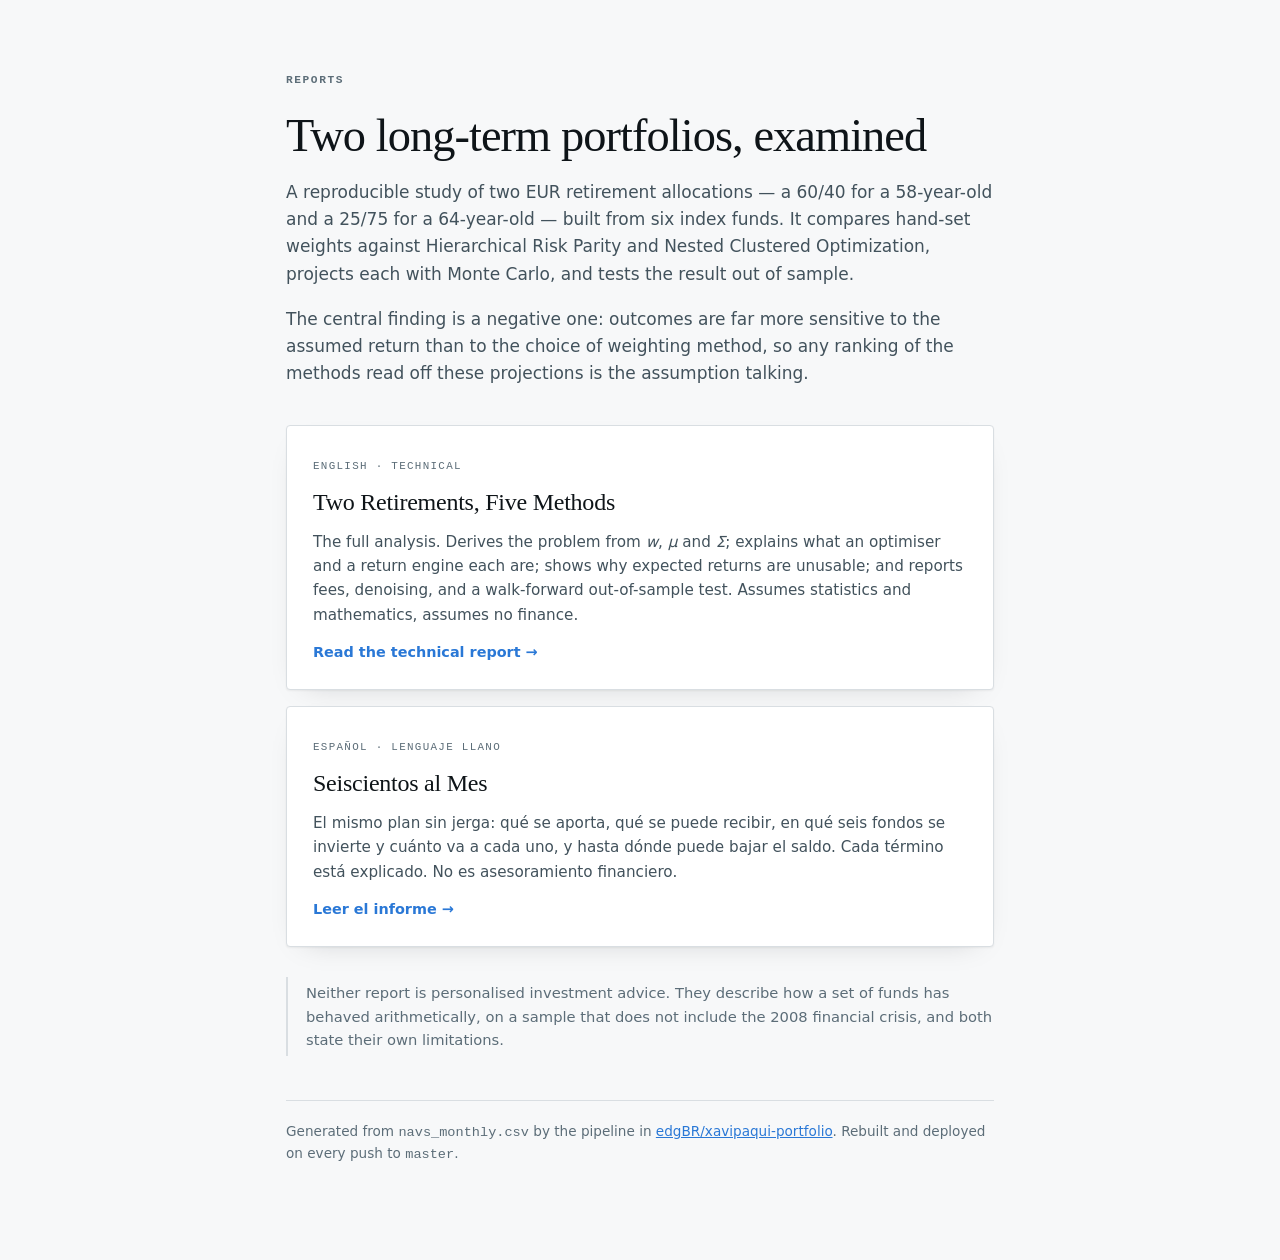
<file: reports/index.html>
<!doctype html>
<html lang="en">
<head>
<meta charset="utf-8">
<meta name="viewport" content="width=device-width,initial-scale=1">
<title>Portfolio Analysis — Reports</title>
<meta name="description" content="Monte Carlo and hierarchical-risk-parity analysis of two long-term EUR retirement portfolios.">
<style>
/* self-contained: no webfonts, no external requests, so this page is identical online and off */
:root{
  color-scheme: light;
  --ground:#f7f8f9; --surface:#ffffff; --ink:#0e1418; --ink-2:#42525c; --ink-3:#5c6d78;
  --rule:#d9dee2; --accent:#2a78d6;
  --shadow:0 1px 2px rgba(14,20,24,.05), 0 10px 30px -20px rgba(14,20,24,.25);
}
@media (prefers-color-scheme: dark){
  :root:not([data-theme="light"]){
    color-scheme: dark;
    --ground:#101417; --surface:#171c20; --ink:#e9eef1; --ink-2:#a4b3bc; --ink-3:#8496a0;
    --rule:#2a3237; --accent:#3987e5;
    --shadow:0 1px 2px rgba(0,0,0,.4), 0 10px 30px -20px rgba(0,0,0,.8);
  }
}
:root[data-theme="dark"]{
  color-scheme: dark;
  --ground:#101417; --surface:#171c20; --ink:#e9eef1; --ink-2:#a4b3bc; --ink-3:#8496a0;
  --rule:#2a3237; --accent:#3987e5;
  --shadow:0 1px 2px rgba(0,0,0,.4), 0 10px 30px -20px rgba(0,0,0,.8);
}
*{box-sizing:border-box}
body{
  margin:0; background:var(--ground); color:var(--ink); font-size:17px; line-height:1.6;
  font-family:ui-sans-serif,system-ui,-apple-system,"Segoe UI",Roboto,Helvetica,Arial,sans-serif;
  -webkit-font-smoothing:antialiased;
}
.wrap{max-width:760px; margin:0 auto; padding:72px 26px 96px}
h1{font-family:Georgia,"Times New Roman",serif; font-weight:500; font-size:clamp(2rem,5vw,2.9rem);
  line-height:1.1; letter-spacing:-.02em; margin:0 0 18px}
p{margin:0 0 18px; color:var(--ink-2)}
.eyebrow{font-family:ui-monospace,SFMono-Regular,Menlo,monospace; font-size:.7rem; font-weight:600;
  letter-spacing:.14em; text-transform:uppercase; color:var(--ink-3); margin-bottom:20px}
a{color:var(--accent)}
.cards{display:grid; gap:16px; margin:38px 0 30px}
.card{
  display:block; background:var(--surface); border:1px solid var(--rule); border-radius:4px;
  padding:24px 26px; box-shadow:var(--shadow); text-decoration:none; color:inherit;
}
.card:hover,.card:focus-visible{border-color:var(--accent)}
.card .lang{font-family:ui-monospace,SFMono-Regular,Menlo,monospace; font-size:.68rem;
  letter-spacing:.12em; text-transform:uppercase; color:var(--ink-3)}
.card h2{font-family:Georgia,"Times New Roman",serif; font-weight:500; font-size:1.5rem;
  margin:6px 0 8px; letter-spacing:-.01em; color:var(--ink)}
.card p{margin:0; font-size:.95rem}
.card .go{display:inline-block; margin-top:14px; font-size:.9rem; font-weight:600; color:var(--accent)}
.note{border-left:2px solid var(--rule); padding:4px 0 4px 18px; font-size:.92rem; color:var(--ink-3)}
footer{margin-top:44px; padding-top:20px; border-top:1px solid var(--rule);
  font-size:.85rem; color:var(--ink-3)}
:focus-visible{outline:2px solid var(--accent); outline-offset:3px}
</style>
</head>
<body>
<div class="wrap">
  <p class="eyebrow">Reports</p>
  <h1>Two long-term portfolios, examined</h1>
  <p>A reproducible study of two EUR retirement allocations — a 60/40 for a 58-year-old and a 25/75 for a 64-year-old — built from six index funds. It compares hand-set weights against Hierarchical Risk Parity and Nested Clustered Optimization, projects each with Monte Carlo, and tests the result out of sample.</p>
  <p>The central finding is a negative one: outcomes are far more sensitive to the assumed return than to the choice of weighting method, so any ranking of the methods read off these projections is the assumption talking.</p>

  <div class="cards">
    <a class="card" href="portfolio_mc.html">
      <span class="lang">English · technical</span>
      <h2>Two Retirements, Five Methods</h2>
      <p>The full analysis. Derives the problem from <em>w</em>, <em>μ</em> and <em>Σ</em>; explains what an optimiser and a return engine each are; shows why expected returns are unusable; and reports fees, denoising, and a walk-forward out-of-sample test. Assumes statistics and mathematics, assumes no finance.</p>
      <span class="go">Read the technical report &rarr;</span>
    </a>
    <a class="card" href="savings_plan.html">
      <span class="lang">Español · lenguaje llano</span>
      <h2>Seiscientos al Mes</h2>
      <p>El mismo plan sin jerga: qué se aporta, qué se puede recibir, en qué seis fondos se invierte y cuánto va a cada uno, y hasta dónde puede bajar el saldo. Cada término está explicado. No es asesoramiento financiero.</p>
      <span class="go">Leer el informe &rarr;</span>
    </a>
  </div>

  <p class="note">Neither report is personalised investment advice. They describe how a set of funds has behaved arithmetically, on a sample that does not include the 2008 financial crisis, and both state their own limitations.</p>

  <footer>
    Generated from <code>navs_monthly.csv</code> by the pipeline in
    <a href="https://github.com/edgBR/xavipaqui-portfolio">edgBR/xavipaqui-portfolio</a>.
    Rebuilt and deployed on every push to <code>master</code>.
  </footer>
</div>
</body>
</html>
</file>
